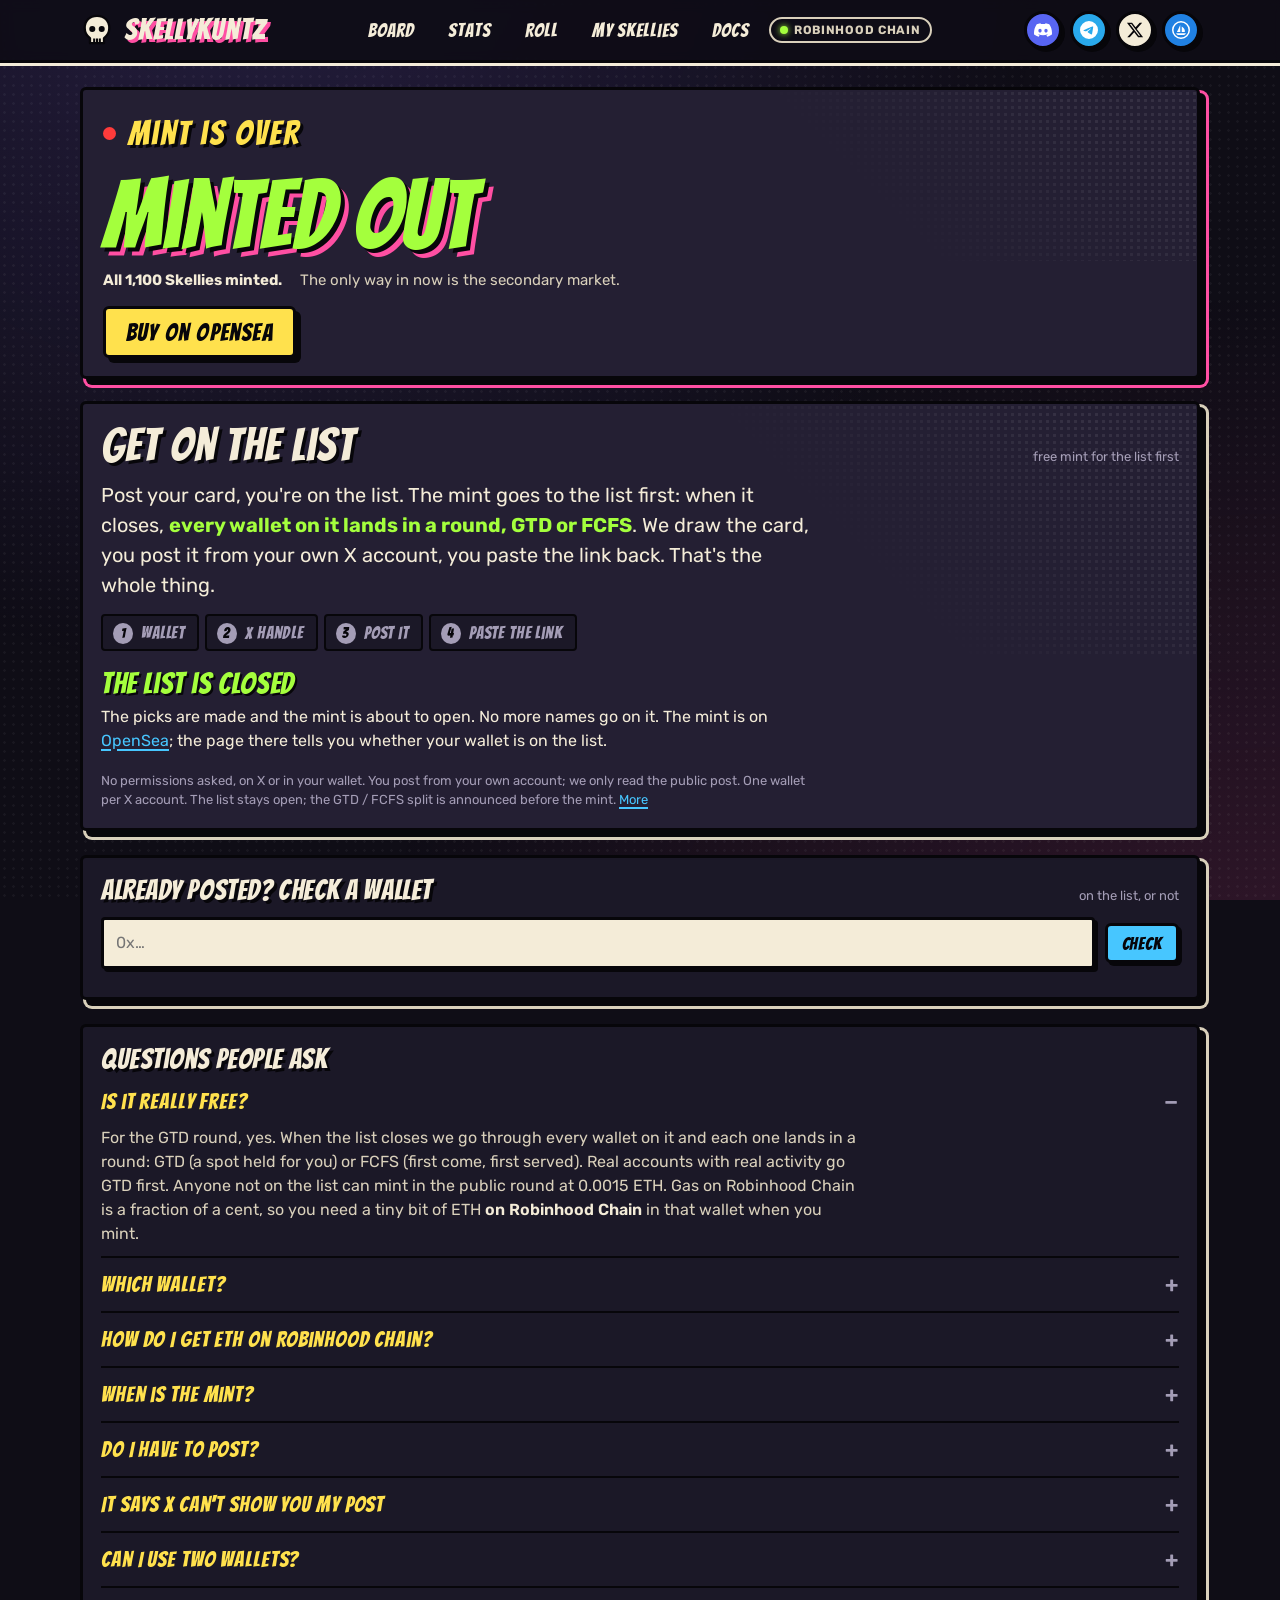
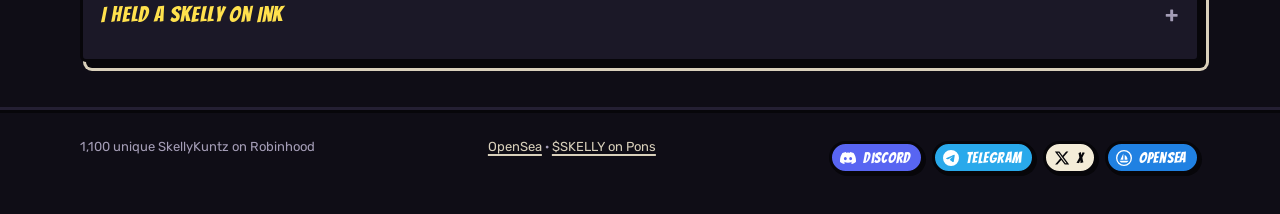
<file: list/index.html>
<!doctype html>
<html lang="en">
<head>
<meta charset="utf-8">
<meta name="viewport" content="width=device-width, initial-scale=1">
<title>SkellyKuntz — Get on the list</title>
<meta name="description" content="Post your card, you're on the list. Every wallet on it lands in a round, GTD or FCFS, when the list closes. Paste your wallet, type your X handle, post the card, paste the link.">
<meta property="og:type" content="website">
<meta property="og:site_name" content="SkellyKuntz">
<meta property="og:title" content="Get on the SkellyKuntz list">
<meta property="og:description" content="Post your card, you're on the list. Every wallet on it lands in a round, GTD or FCFS, when the list closes.">
<meta property="og:url" content="https://skellykuntz.com/list/">
<meta property="og:image" content="https://skellykuntz.com/img/og.png">
<meta property="og:image:width" content="1200">
<meta property="og:image:height" content="630">
<meta name="twitter:card" content="summary_large_image">
<meta name="twitter:site" content="@SkellyKuntz">
<meta name="twitter:title" content="Get on the SkellyKuntz list">
<meta name="twitter:description" content="Post your card, you're on the list. Every wallet on it lands in a round, GTD or FCFS, when the list closes.">
<meta name="twitter:image" content="https://skellykuntz.com/img/og.png">
<meta name="color-scheme" content="dark">
<link rel="icon" href="/img/favicon.svg" type="image/svg+xml">
<link rel="preconnect" href="https://fonts.googleapis.com">
<link rel="preconnect" href="https://fonts.gstatic.com" crossorigin>
<link href="https://fonts.googleapis.com/css2?family=Bangers&family=Rubik:wght@400;500;700&display=swap" rel="stylesheet">
<link rel="stylesheet" href="/css/skelly.css?v=20260918171116">
</head>
<body>

<main class="wrap" data-check="list-page">
  <div id="mint-countdown" class="mt" data-check="countdown"></div>
  <section class="panel lit halftone lst" id="lst" data-check="list">
    <div class="panel-head">
      <h2>Get on the list</h2>
      <span class="dim small" id="lst-sub">free mint for the list first</span>
    </div>
    <p class="lede lst-lede">Post your card, you're on the list. The mint goes to the list first: when it closes, <b>every wallet on it lands in a round, GTD or FCFS</b>. We draw the card, you post it from your own X account, you paste the link back. That's the whole thing.</p>
    <ol class="lst-steps" id="lst-steps" aria-label="Steps">
      <li>Wallet</li><li>X handle</li><li>Post it</li><li>Paste the link</li>
    </ol>
    <div class="lst-body" id="lst-body"></div>
    <p class="small dim lst-foot">No permissions asked, on X or in your wallet. You post from your own account; we only read the public post. One wallet per X account. The list stays open; the GTD / FCFS split is announced before the mint. <a href="/docs/#list">More</a></p>
  </section>

  <section class="panel mt lst hidden" id="pile" data-check="list-pile">
    <div class="panel-head">
      <h3>The list so far</h3>
      <span class="dim small" id="pile-sub">newest first</span>
    </div>
    <p class="pile-n"><b id="pile-n">—</b> <span id="pile-n-k">on the list</span> <span class="pile-open">· still open, no cap · GTD / FCFS decided at the close</span></p>
    <div class="pile" id="pile-names"></div>
    <p class="dim small hidden" id="pile-more"></p>
  </section>

  <section class="panel mt lst" id="check" data-check="list-check">
    <div class="panel-head">
      <h3>Already posted? Check a wallet</h3>
      <span class="dim small">on the list, or not</span>
    </div>
    <div id="lst-check"></div>
  </section>

  <section class="panel mt lst faq" id="faq" data-check="list-faq">
    <div class="panel-head"><h3>Questions people ask</h3></div>
    <details open><summary>Is it really free?</summary><p>For the GTD round, yes. When the list closes we go through every wallet on it and each one lands in a round: GTD (a spot held for you) or FCFS (first come, first served). Real accounts with real activity go GTD first. Anyone not on the list can mint in the public round at 0.0015 ETH. Gas on Robinhood Chain is a fraction of a cent, so you need a tiny bit of ETH <em>on Robinhood Chain</em> in that wallet when you mint.</p></details>
    <details><summary>Which wallet?</summary><p>Any normal Ethereum wallet: MetaMask, Rabby, Coinbase Wallet, Phantom's EVM side, a hardware wallet. Paste the address you'll mint with. It has to be the same wallet on mint day; the list is by address.</p></details>
    <details><summary>How do I get ETH on Robinhood Chain?</summary><p id="faq-bridge">Bridge a little ETH over from Ethereum or another chain. A dollar's worth covers gas for a very long time.</p></details>
    <details><summary>When is the mint?</summary><p>Soon. The date lands here and on the board as a countdown the moment it's set. Follow <a href="https://x.com/SkellyKuntz" target="_blank" rel="noopener">@SkellyKuntz</a>.</p></details>
    <details><summary>Do I have to post?</summary><p>Yes. The post is how we know the wallet belongs to a real person with a real X account. No permissions are asked: you post yourself, we only read the public post.</p></details>
    <details><summary>It says X can't show you my post</summary><p>X hides some accounts' posts from the tools we read with. Your link is saved and a person checks it by hand, usually within the day. Nothing else to do. If you'd rather not wait, turn off "mark media you post as sensitive" in X settings and post once more.</p></details>
    <details><summary>Can I use two wallets?</summary><p>One wallet per X account, one X account per wallet. Posting again with the same wallet just updates it.</p></details>
    <details><summary>I held a Skelly on Ink</summary><p>Complete the form we posted on X. Everyone who fills it gets their Skelly airdropped before the mint, to the wallet they gave, checked against the Ink holder snapshot. No form, no airdrop. You can still get on the list with the same wallet for a shot at another one.</p></details>
  </section>
</main>

<script src="/config.js?v=20260918171116"></script>
<script src="/js/ui.js?v=20260918171116"></script>
<script src="/js/list.js?v=20260918171116"></script>
</body>
</html>
</file>
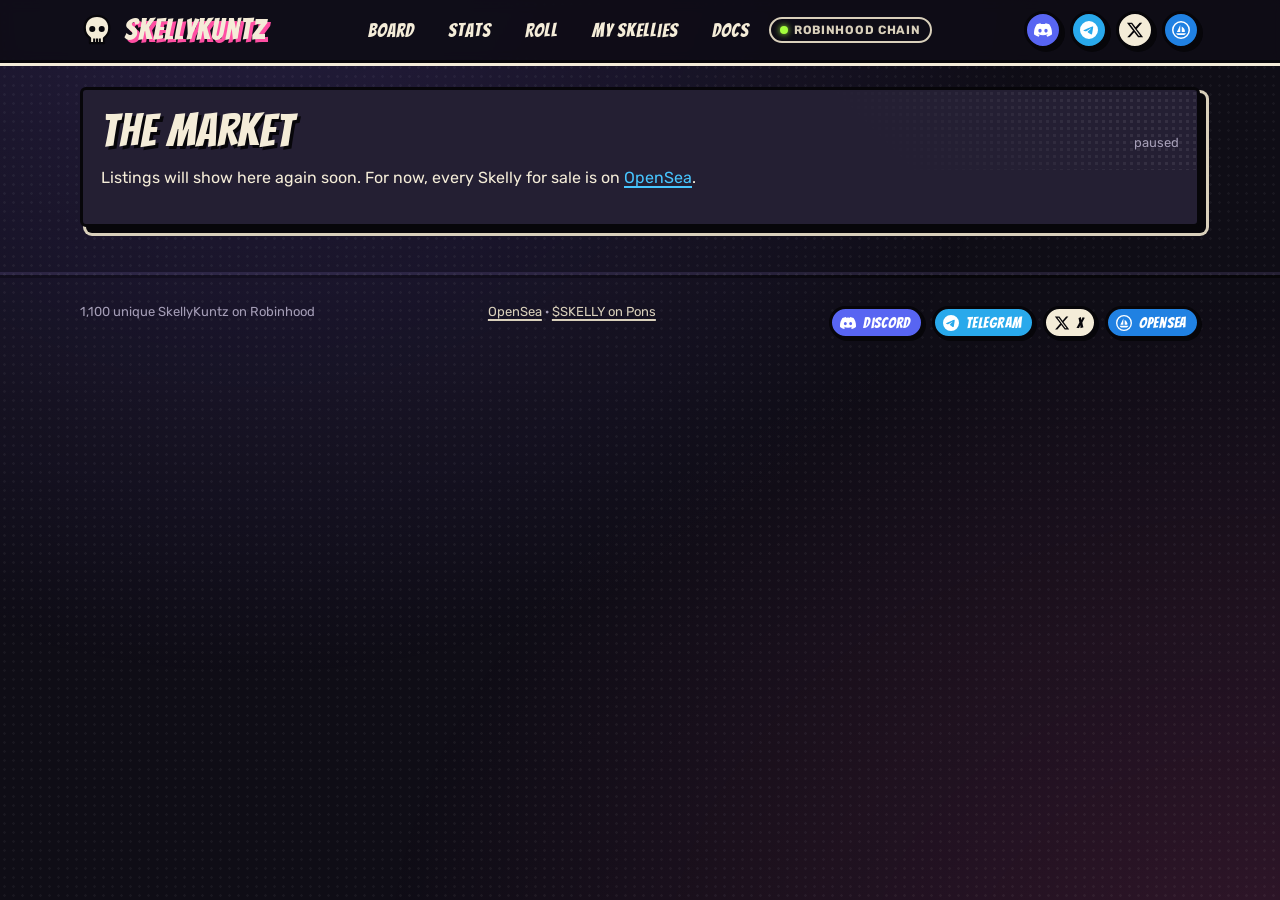
<file: market/index.html>
<!doctype html>
<html lang="en">
<head>
<meta charset="utf-8">
<meta name="viewport" content="width=device-width, initial-scale=1">
<title>SkellyKuntz — Market</title>
<meta name="description" content="Every Skelly listed on OpenSea, with what's inside it and whether it's awake, next to the price. Look any Skelly up by number.">
<meta property="og:type" content="website">
<meta property="og:site_name" content="SkellyKuntz">
<meta property="og:title" content="The Skelly market">
<meta property="og:description" content="Every listed Skelly with its on-chain state next to the price.">
<meta property="og:url" content="https://skellykuntz.com/market/">
<meta property="og:image" content="https://skellykuntz.com/img/og.png">
<meta property="og:image:width" content="1200">
<meta property="og:image:height" content="630">
<meta name="twitter:card" content="summary_large_image">
<meta name="twitter:site" content="@SkellyKuntz">
<meta name="twitter:title" content="The Skelly market">
<meta name="twitter:description" content="Every listed Skelly with its on-chain state next to the price.">
<meta name="twitter:image" content="https://skellykuntz.com/img/og.png">
<meta name="color-scheme" content="dark">
<link rel="icon" href="/img/favicon.svg" type="image/svg+xml">
<link rel="preconnect" href="https://fonts.googleapis.com">
<link rel="preconnect" href="https://fonts.gstatic.com" crossorigin>
<link href="https://fonts.googleapis.com/css2?family=Bangers&family=Rubik:wght@400;500;700&display=swap" rel="stylesheet">
<link rel="stylesheet" href="/css/skelly.css?v=20260918171116">
</head>
<body>

<main class="wrap" data-check="market-page">
  <section class="panel lit halftone mt">
    <div class="panel-head"><h2>The Market</h2><span class="dim small">paused</span></div>
    <p class="lede">Listings will show here again soon. For now, every Skelly for sale is on <a href="https://opensea.io/collection/skellykuntz" target="_blank" rel="noopener">OpenSea</a>.</p>
  </section>
</main>

<script src="/vendor/ethers.umd.min.js?v=20260918171116"></script>
<script src="/config.js?v=20260918171116"></script>
<script src="/js/abi.js?v=20260918171116"></script>
<script src="/js/ui.js?v=20260918171116"></script>
<script src="/js/rpc.js?v=20260918171116"></script>
<script src="/js/chain.js?v=20260918171116"></script>
<script src="/js/skcard.js?v=20260918171116"></script>
<script src="/js/market.js?v=20260918171116"></script>
</body>
</html>
</file>
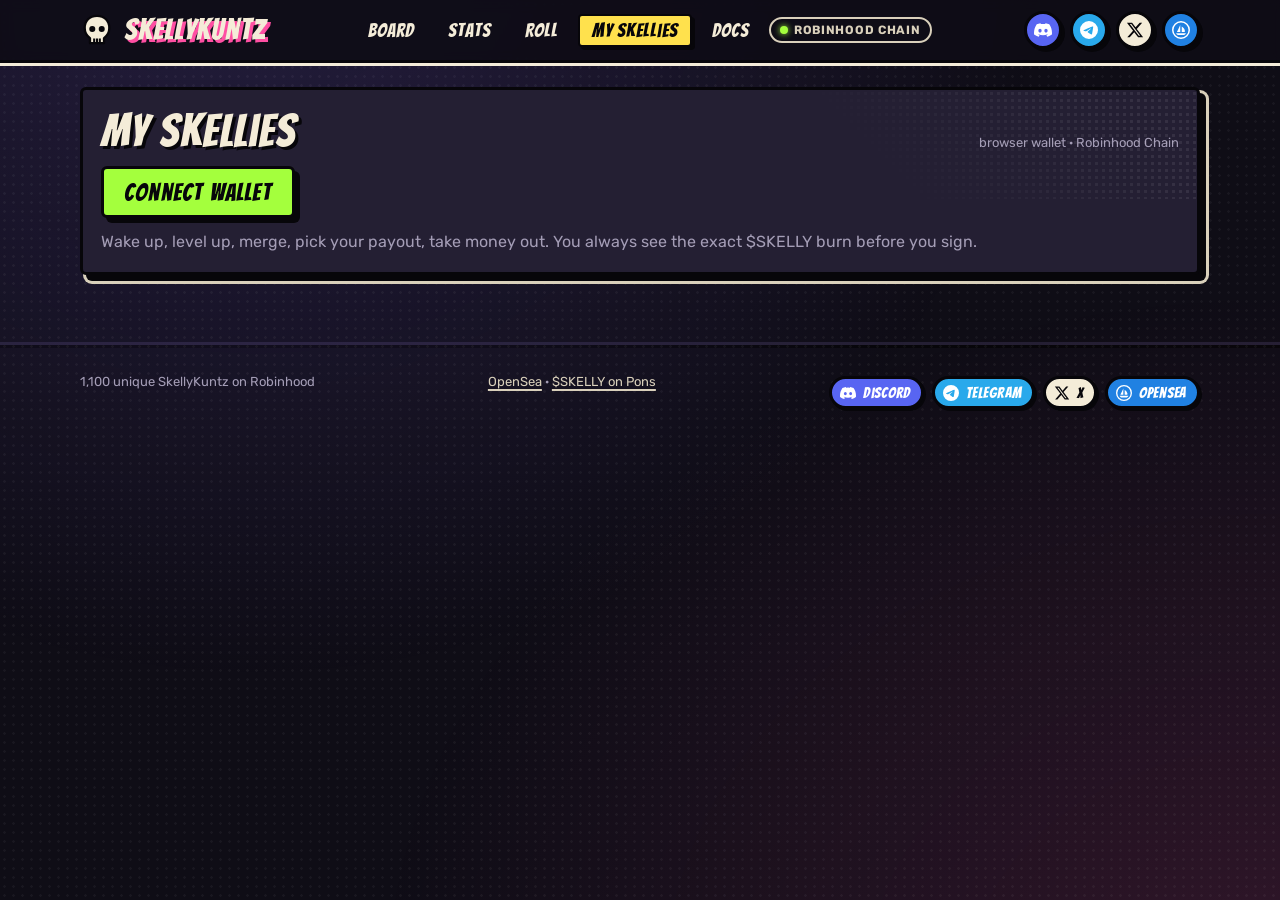
<file: my/index.html>
<!doctype html>
<html lang="en">
<head>
<meta charset="utf-8">
<meta name="viewport" content="width=device-width, initial-scale=1">
<title>SkellyKuntz — My Skellies</title>
<meta name="description" content="Connect a wallet to raise, ascend, absorb, set portions and unearth your SkellyKuntz holdings.">
<meta property="og:type" content="website">
<meta property="og:site_name" content="SkellyKuntz">
<meta property="og:title" content="My Skellies">
<meta property="og:description" content="Wake up, level up, merge, pick your payout, take money out.">
<meta property="og:url" content="https://skellykuntz.com/my/">
<meta property="og:image" content="https://skellykuntz.com/img/og.png">
<meta property="og:image:width" content="1200">
<meta property="og:image:height" content="630">
<meta name="twitter:card" content="summary_large_image">
<meta name="twitter:site" content="@SkellyKuntz">
<meta name="twitter:title" content="My Skellies">
<meta name="twitter:description" content="Wake up, level up, merge, pick your payout, take money out.">
<meta name="twitter:image" content="https://skellykuntz.com/img/og.png">
<meta name="color-scheme" content="dark">
<link rel="icon" href="/img/favicon.svg" type="image/svg+xml">
<link rel="preconnect" href="https://fonts.googleapis.com">
<link rel="preconnect" href="https://fonts.gstatic.com" crossorigin>
<link href="https://fonts.googleapis.com/css2?family=Bangers&family=Rubik:wght@400;500;700&display=swap" rel="stylesheet">
<link rel="stylesheet" href="/css/skelly.css?v=20260918171116">
</head>
<body>

<main class="wrap" data-check="my">
  <section class="panel lit halftone mt" data-check="connect" id="connect-panel">
    <div class="panel-head">
      <h2>My Skellies</h2>
      <span class="dim small">browser wallet · Robinhood Chain</span>
    </div>
    <div class="connect" id="connect">
      <button class="btn acid" id="btn-connect">Connect wallet</button>
      <span class="dim">Wake up, level up, merge, pick your payout, take money out. You always see the exact $SKELLY burn before you sign.</span>
    </div>
    <div class="connect hidden" id="connected">
      <span class="addr" id="addr">—</span>
      <span id="my-buy"></span>
      <button class="btn xs" id="btn-refresh">Refresh</button>
      <button class="btn xs ghost" id="btn-disconnect">Disconnect</button>
    </div>
    <div class="stat-row hidden" id="stats">
      <span>Skellies: <b id="s-count">—</b></span>
      <span>$SKELLY in wallet: <b id="s-bal">—</b></span>
      <span>$SKELLY approved to burn: <b id="s-allow">—</b></span>
      <span>ETH waiting for the next payout: <b id="s-owed">—</b></span>
    </div>
    <p class="launch-note hidden" id="launch-note">Wake up opens when $SKELLY launches.</p>
  </section>

  <div class="bulk hidden" id="bulk" data-check="bulk">
    <button class="btn sm acid" id="btn-wake-all">Wake all asleep</button>
    <button class="btn sm lemon" id="btn-level-all">Level all up</button>
    <button class="btn sm acid" id="btn-claim-all">Claim all</button>
    <button class="btn sm sky" id="btn-unearth-all">Take out all</button>
    <button class="btn sm pink" id="btn-absorb">Merge selected</button>
    <span class="dim small" id="sel-note">Tick 2 or 3 Skellies to merge. The first one you tick is the one that stays.</span>
  </div>

  <div class="skellies" id="skellies" data-check="list"></div>
  <p class="dim mt hidden" id="empty">No Skellies in this wallet yet. <a id="empty-mint" href="#">Mint one on OpenSea</a> or buy one on the secondary market. Whatever is inside comes with it.</p>
</main>

<script src="/vendor/ethers.umd.min.js?v=20260918171116"></script>
<script src="/config.js?v=20260918171116"></script>
<script src="/js/abi.js?v=20260918171116"></script>
<script src="/js/ui.js?v=20260918171116"></script>
<script src="/js/rpc.js?v=20260918171116"></script>
<script src="/js/chain.js?v=20260918171116"></script>
<script src="/js/token.js?v=20260918171116"></script>
<script src="/js/wallet.js?v=20260918171116"></script>
<script src="/js/mine.js?v=20260918171116"></script>
</body>
</html>
</file>
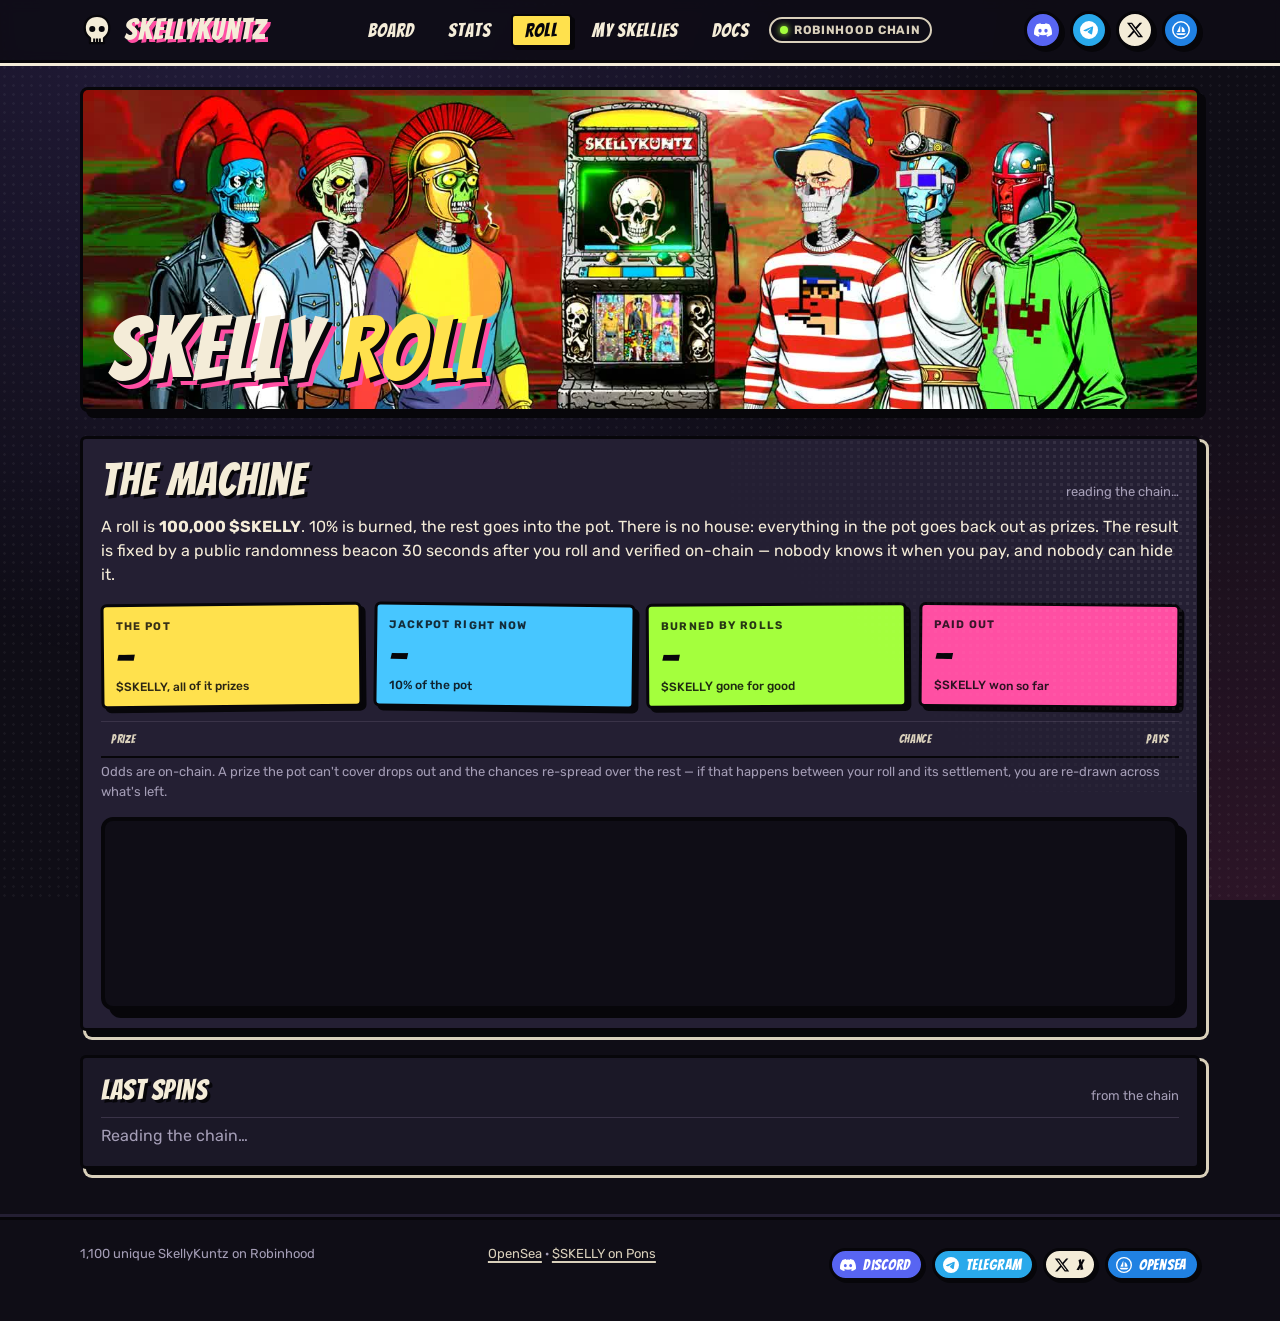
<file: roll/index.html>
<!doctype html>
<html lang="en">
<head>
<meta charset="utf-8">
<meta name="viewport" content="width=device-width, initial-scale=1">
<title>SkellyKuntz — Skelly Roll</title>
<meta name="description" content="Skelly Roll: 100,000 $SKELLY a roll, 10% burned, the rest is the pot. Bones, big bones, the motherlode or the jackpot — the beacon decides, on-chain.">
<meta property="og:type" content="website">
<meta property="og:site_name" content="SkellyKuntz">
<meta property="og:title" content="Skelly Roll">
<meta property="og:description" content="100,000 $SKELLY a roll. 10% burned. The rest is the pot. The beacon decides.">
<meta property="og:url" content="https://skellykuntz.com/roll/">
<meta property="og:image" content="https://skellykuntz.com/img/og.png">
<meta property="og:image:width" content="1200">
<meta property="og:image:height" content="630">
<meta name="twitter:card" content="summary_large_image">
<meta name="twitter:site" content="@SkellyKuntz">
<meta name="twitter:title" content="Skelly Roll">
<meta name="twitter:description" content="100,000 $SKELLY a roll. 10% burned. The rest is the pot. The beacon decides.">
<meta name="twitter:image" content="https://skellykuntz.com/img/og.png">
<meta name="color-scheme" content="dark">
<link rel="icon" href="/img/favicon.svg" type="image/svg+xml">
<link rel="preconnect" href="https://fonts.googleapis.com">
<link rel="preconnect" href="https://fonts.gstatic.com" crossorigin>
<link href="https://fonts.googleapis.com/css2?family=Bangers&family=Rubik:wght@400;500;700&display=swap" rel="stylesheet">
<link rel="stylesheet" href="/css/skelly.css?v=20260918171116">
</head>
<body>

<main class="wrap" data-check="roll-page">
  <div class="rl-hero mt">
    <video autoplay muted loop playsinline poster="/roll/machine-poster.jpg" aria-label="Skeletons around a slot machine"><source src="/roll/machine.mp4" type="video/mp4"></video>
    <h1 class="rl-title">Skelly <span style="color:var(--lemon)">Roll</span></h1>
  </div>

  <section class="panel lit halftone mt" data-check="roll">
    <div class="panel-head">
      <h2>The machine</h2>
      <span class="dim small" id="rl-state">reading the chain…</span>
    </div>
    <p class="lede">A roll is <b>100,000 $SKELLY</b>. 10% is burned, the rest goes into the pot. There is no house: everything in the pot goes back out as prizes. The result is fixed by a public randomness beacon 30 seconds after you roll and verified on-chain — nobody knows it when you pay, and nobody can hide it.</p>

    <div class="rl-tiles">
      <div class="tile"><span class="k">The pot</span><span class="v" id="rl-pot">—</span><span class="u">$SKELLY, all of it prizes</span></div>
      <div class="tile"><span class="k">Jackpot right now</span><span class="v" id="rl-jack">—</span><span class="u">10% of the pot</span></div>
      <div class="tile"><span class="k">Burned by rolls</span><span class="v" id="rl-burned">—</span><span class="u">$SKELLY gone for good</span></div>
      <div class="tile"><span class="k">Paid out</span><span class="v" id="rl-paid">—</span><span class="u">$SKELLY won so far</span></div>
    </div>

    <table class="rl-odds" id="rl-odds" aria-label="Odds">
      <thead><tr><th>Prize</th><th class="n">Chance</th><th class="n">Pays</th></tr></thead>
      <tbody></tbody>
    </table>
    <p class="small dim">Odds are on-chain. A prize the pot can't cover drops out and the chances re-spread over the rest — if that happens between your roll and its settlement, you are re-drawn across what's left.</p>

    <div class="rl-machine">
      <div class="rl-reels" id="rl-reels" aria-live="polite"></div>
      <div class="rl-buttons" id="rl-buttons"></div>
      <p class="rl-status small" id="rl-status"></p>
    </div>
  </section>

  <section class="panel mt" data-check="roll-feed">
    <div class="panel-head"><h3>Last spins</h3><span class="dim small">from the chain</span></div>
    <ul class="rl-feed" id="rl-feed"><li><span class="dim">Reading the chain…</span></li></ul>
  </section>
</main>

<script src="/vendor/ethers.umd.min.js?v=20260918171116"></script>
<script src="/config.js?v=20260918171116"></script>
<script src="/js/abi.js?v=20260918171116"></script>
<script src="/js/ui.js?v=20260918171116"></script>
<script src="/js/rpc.js?v=20260918171116"></script>
<script src="/js/wallet.js?v=20260918171116"></script>
<script src="/js/token.js?v=20260918171116"></script>
<script src="/js/roll.js?v=20260918171116"></script>
</body>
</html>
</file>
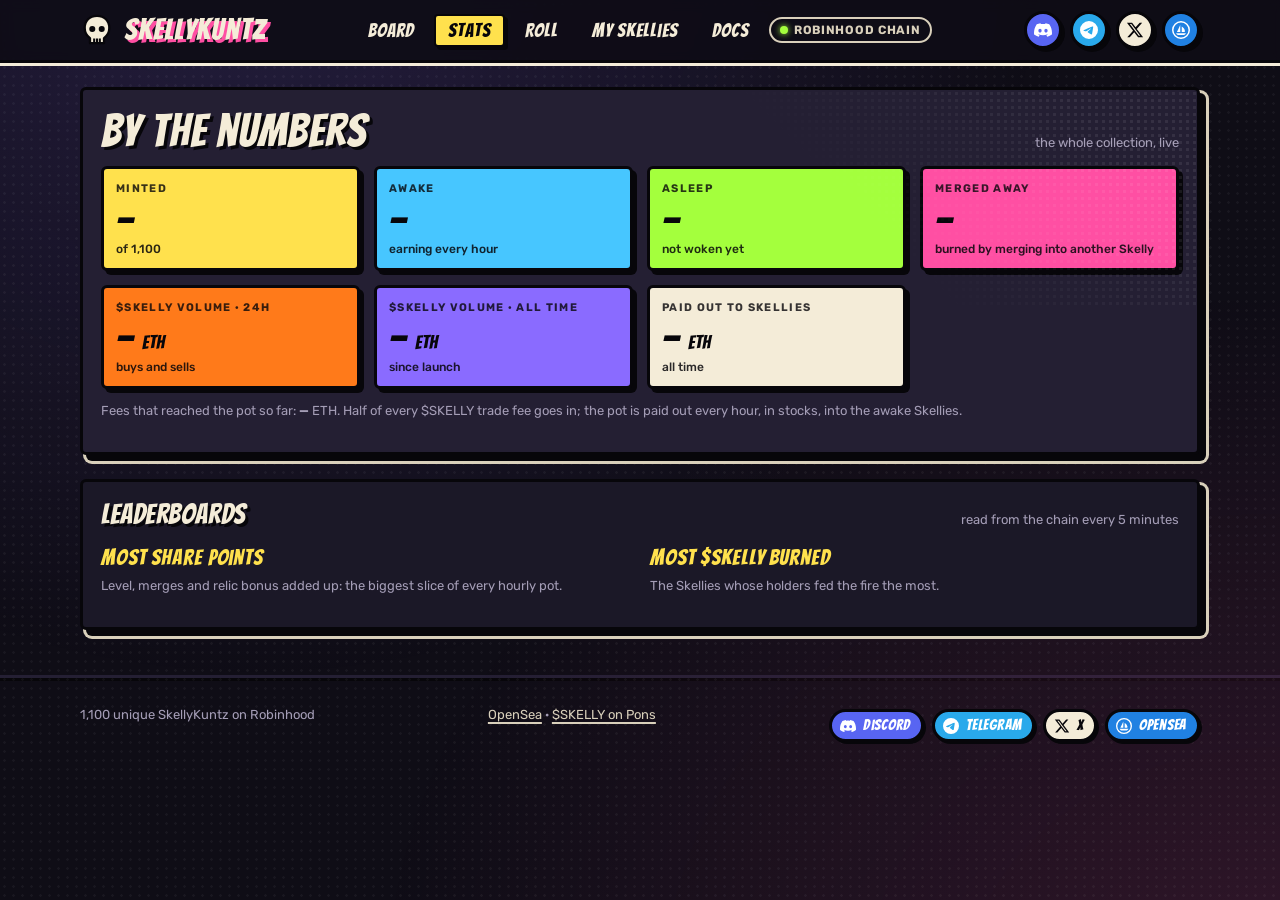
<file: stats/index.html>
<!doctype html>
<html lang="en">
<head>
<meta charset="utf-8">
<meta name="viewport" content="width=device-width, initial-scale=1">
<title>SkellyKuntz — Stats</title>
<meta name="description" content="SkellyKuntz by the numbers: minted, awake, asleep, listed, merged away, $SKELLY volume and everything paid out to Skellies so far.">
<meta property="og:type" content="website">
<meta property="og:site_name" content="SkellyKuntz">
<meta property="og:title" content="SkellyKuntz stats">
<meta property="og:description" content="Minted, awake, asleep, listed, merged away, $SKELLY volume and everything paid out so far.">
<meta property="og:url" content="https://skellykuntz.com/stats/">
<meta property="og:image" content="https://skellykuntz.com/img/og.png">
<meta property="og:image:width" content="1200">
<meta property="og:image:height" content="630">
<meta name="twitter:card" content="summary_large_image">
<meta name="twitter:site" content="@SkellyKuntz">
<meta name="twitter:title" content="SkellyKuntz stats">
<meta name="twitter:description" content="Minted, awake, asleep, listed, merged away, $SKELLY volume and everything paid out so far.">
<meta name="twitter:image" content="https://skellykuntz.com/img/og.png">
<meta name="color-scheme" content="dark">
<link rel="icon" href="/img/favicon.svg" type="image/svg+xml">
<link rel="preconnect" href="https://fonts.googleapis.com">
<link rel="preconnect" href="https://fonts.gstatic.com" crossorigin>
<link href="https://fonts.googleapis.com/css2?family=Bangers&family=Rubik:wght@400;500;700&display=swap" rel="stylesheet">
<link rel="stylesheet" href="/css/skelly.css?v=20260918171116">
</head>
<body>

<main class="wrap" data-check="stats-page">
  <div id="token-panel" class="mt" data-check="token"></div>

  <section class="panel lit halftone mt" data-check="stats">
    <div class="panel-head">
      <h2>By the numbers</h2>
      <span class="dim small">the whole collection, live</span>
    </div>
    <div class="stat-tiles">
      <div class="tile"><span class="k">Minted</span><span class="v" id="st-minted">—</span><span class="u" id="st-minted-u">of 1,100</span></div>
      <div class="tile"><span class="k">Awake</span><span class="v" id="st-awake">—</span><span class="u">earning every hour</span></div>
      <div class="tile"><span class="k">Asleep</span><span class="v" id="st-asleep">—</span><span class="u">not woken yet</span></div>
      <div class="tile"><span class="k">Merged away</span><span class="v" id="st-merged">—</span><span class="u">burned by merging into another Skelly</span></div>
      <div class="tile"><span class="k">$SKELLY volume · 24h</span><span class="v"><span id="st-vol24">—</span> <small>ETH</small></span><span class="u" id="st-vol-u">buys and sells</span></div>
      <div class="tile"><span class="k">$SKELLY volume · all time</span><span class="v"><span id="st-volall">—</span> <small>ETH</small></span><span class="u">since launch</span></div>
      <div class="tile"><span class="k">Paid out to Skellies</span><span class="v"><span id="st-paid">—</span> <small>ETH</small></span><span class="u" id="st-paid-u">all time</span></div>
    </div>
    <p class="stat-note" id="st-note"></p>
    <p class="small dim">Fees that reached the pot so far: <b id="st-gathered">—</b> ETH. Half of every $SKELLY trade fee goes in; the pot is paid out every hour, in stocks, into the awake Skellies.</p>
  </section>

  <section class="panel mt" data-check="stats-leaders">
    <div class="panel-head">
      <h3>Leaderboards</h3>
      <span class="dim small">read from the chain every 5 minutes</span>
    </div>
    <div class="leaders">
      <div><h4>Most share points</h4><p class="small dim">Level, merges and relic bonus added up: the biggest slice of every hourly pot.</p><ol class="lb" id="lb-power"></ol></div>
      <div><h4>Most $SKELLY burned</h4><p class="small dim">The Skellies whose holders fed the fire the most.</p><ol class="lb" id="lb-burned"></ol></div>
    </div>
  </section>

  <section class="panel mt" data-check="stats-listed" hidden>
    <div class="panel-head">
      <h3>Listed right now</h3>
      <span class="dim small">tap one to see what's inside it</span>
    </div>
    <div class="mk-grid" id="st-listed-grid"></div>
  </section>
</main>

<script src="/vendor/ethers.umd.min.js?v=20260918171116"></script>
<script src="/config.js?v=20260918171116"></script>
<script src="/js/abi.js?v=20260918171116"></script>
<script src="/js/ui.js?v=20260918171116"></script>
<script src="/js/rpc.js?v=20260918171116"></script>
<script src="/js/chain.js?v=20260918171116"></script>
<script src="/js/skcard.js?v=20260918171116"></script>
<script src="/js/wallet.js?v=20260918171116"></script>
<script src="/js/token.js?v=20260918171116"></script>
<script src="/js/stats.js?v=20260918171116"></script>
</body>
</html>
</file>
<file: css/skelly.css>
/* SkellyKuntz — comic ink on a dark ground. */

:root {
  --ink: #0f0d16;
  --ink-2: #17142200;
  --panel: #1b1827;
  --panel-2: #241f33;
  --line: #07060a;
  --bone: #f4ecd8;
  --bone-2: #d9d0bb;
  --muted: #a49db6;
  --acid: #a4ff3d;
  --pink: #ff4fa3;
  --sky: #47c6ff;
  --lemon: #ffe14d;
  --tangerine: #ff7a1a;
  --blood: #ff3b3b;
  --violet: #8a6bff;
  --display: 'Bangers', 'Impact', 'Arial Narrow Bold', 'Helvetica Neue', sans-serif;
  --text: 'Rubik', 'Segoe UI', 'Helvetica Neue', Arial, sans-serif;
  --gutter: clamp(16px, 4vw, 40px);
  --maxw: 1200px;
  --radius: 6px;
}

* { box-sizing: border-box; }
html { -webkit-text-size-adjust: 100%; scroll-behavior: smooth; }
body {
  margin: 0;
  background: var(--ink);
  color: var(--bone);
  font: 16px/1.5 var(--text);
  min-width: 320px;
  overflow-x: hidden;
}
body::before {
  /* halftone haze over the whole ground */
  content: '';
  position: fixed;
  inset: 0;
  pointer-events: none;
  background:
    radial-gradient(circle at 50% 50%, rgba(255,255,255,.045) 1px, transparent 1.6px) 0 0 / 9px 9px,
    radial-gradient(ellipse at 20% -10%, rgba(138,107,255,.18), transparent 55%),
    radial-gradient(ellipse at 100% 110%, rgba(255,79,163,.14), transparent 50%);
  z-index: 0;
}
a { color: var(--sky); text-decoration-thickness: 2px; text-underline-offset: 3px; }
a:hover { color: var(--lemon); }
img { max-width: 100%; display: block; }
button { font: inherit; }
code, .mono { font-family: ui-monospace, 'SF Mono', Menlo, Consolas, monospace; font-size: .92em; }
h1, h2, h3 { font-family: var(--display); font-weight: 400; letter-spacing: .02em; margin: 0; line-height: 1; }
h2 { font-size: clamp(30px, 4.6vw, 46px); }
h3 { font-size: clamp(22px, 3vw, 28px); }
p { margin: 0 0 1em; }
.hidden { display: none !important; }
.wrap { width: 100%; max-width: var(--maxw); margin: 0 auto; padding-inline: var(--gutter); position: relative; z-index: 1; }
.dim { color: var(--muted); }
.small { font-size: 13px; }
.nowrap { white-space: nowrap; }
.right { text-align: right; }
.mt { margin-top: 24px; }

/* ------------------------------------------------------------ top bar */
.top {
  position: sticky; top: 0; z-index: 50;
  background: rgba(15,13,22,.92);
  backdrop-filter: blur(6px);
  border-bottom: 3px solid var(--line);
  box-shadow: 0 3px 0 var(--bone);
}
.top-in {
  display: flex; align-items: center; justify-content: space-between; gap: 10px 18px; flex-wrap: wrap;
  min-height: 60px; padding-block: 8px;
}
.brand {
  font-family: var(--display); font-size: 30px; line-height: 1; color: var(--bone); text-decoration: none;
  display: inline-flex; align-items: center; gap: 10px; letter-spacing: .03em;
  text-shadow: 3px 3px 0 var(--pink);
}
.brand svg { width: 34px; height: 34px; flex: none; }
.brand:hover { color: var(--bone); }
.nav { display: flex; gap: 6px; flex-wrap: wrap; align-items: center; }
.nav a {
  font-family: var(--display); font-size: 19px; letter-spacing: .05em; text-decoration: none;
  color: var(--bone); padding: 5px 12px; border: 2px solid transparent; border-radius: 4px; line-height: 1;
}
.nav a:hover { border-color: var(--bone); }
.nav a.on { background: var(--lemon); color: var(--line); border-color: var(--line); box-shadow: 3px 3px 0 var(--line); }
.pill {
  display: inline-flex; align-items: center; gap: 6px; font-size: 12px; font-weight: 700; letter-spacing: .06em; text-transform: uppercase;
  padding: 4px 9px; border: 2px solid var(--bone-2); border-radius: 999px; color: var(--bone-2); line-height: 1.2; white-space: nowrap;
}
.pill.mock { border-color: var(--tangerine); color: var(--tangerine); }
.pill .dot { width: 8px; height: 8px; border-radius: 50%; background: var(--acid); box-shadow: 0 0 6px var(--acid); }
.pill.off .dot { background: var(--blood); box-shadow: none; }

/* ------------------------------------------------------------ banner */
.banner {
  /* good news, so the good-news colour (acid), not a warning orange */
  background: var(--acid); color: var(--line); border-bottom: 3px solid var(--line);
  font-weight: 500;
}
.banner .wrap { display: flex; gap: 8px 16px; align-items: center; flex-wrap: wrap; padding-block: 10px; }
.banner b { font-family: var(--display); font-size: 20px; letter-spacing: .04em; font-weight: 400; }
.banner a { color: var(--line); font-weight: 700; }

/* ------------------------------------------------------------ hero */
.hero { padding-block: clamp(24px, 4vw, 44px) 8px; }
.hero-grid { display: grid; grid-template-columns: minmax(0, 1fr); gap: 24px; align-items: center; }

.hero h1 {
  font-size: clamp(56px, 10vw, 112px);
  line-height: .9; letter-spacing: .01em;
  color: var(--bone);
  text-shadow: 4px 4px 0 var(--line), 8px 8px 0 var(--pink);
  transform: rotate(-2deg);
  transform-origin: left bottom;
  margin: 0 0 14px 6px;
}
.hero h1 span { color: var(--lemon); }
.hero .lede { font-size: clamp(18px, 2.2vw, 22px); max-width: 560px; margin-bottom: 10px; }
.hero .lede b { color: var(--acid); }
.sub { color: var(--muted); max-width: 560px; }

.strip {
  display: flex; gap: 12px; overflow-x: auto; padding: 18px 6px 22px; scroll-snap-type: x mandatory;
  -webkit-overflow-scrolling: touch; scrollbar-width: none;
}
.strip::-webkit-scrollbar { display: none; }
.strip .card { flex: 0 0 auto; width: 150px; scroll-snap-align: start; }
.card {
  position: relative; background: var(--bone);
  border: 3px solid var(--line); border-radius: var(--radius);
  box-shadow: 5px 5px 0 var(--line), 5px 5px 0 3px var(--bone);
  overflow: hidden;
}
.card img { width: 100%; height: auto; aspect-ratio: 36 / 50; object-fit: cover; background: #2b2740; }
.strip .card:nth-child(odd) { transform: rotate(-2.5deg); }
.strip .card:nth-child(even) { transform: rotate(2deg) translateY(6px); }
.card .tag {
  position: absolute; left: -3px; bottom: -3px; background: var(--lemon); color: var(--line);
  font-family: var(--display); font-size: 17px; padding: 3px 10px 2px; border: 3px solid var(--line); border-radius: 0 6px 0 0; letter-spacing: .04em;
}
.card .tag.relic { background: var(--pink); }

/* ------------------------------------------------------------ panels & tiles */
.panel {
  position: relative; background: var(--panel); border: 3px solid var(--line); border-radius: var(--radius);
  box-shadow: 6px 6px 0 var(--line), 6px 6px 0 3px var(--bone-2);
  padding: 18px;
}
.panel.lit { background: var(--panel-2); }
.panel-head { display: flex; align-items: baseline; justify-content: space-between; gap: 10px 16px; flex-wrap: wrap; margin-bottom: 12px; }
.panel-head h2, .panel-head h3 { text-shadow: 3px 3px 0 var(--line); }
.halftone::after {
  content: ''; position: absolute; right: 0; top: 0; width: 42%; height: 60%; pointer-events: none;
  background: radial-gradient(circle, rgba(255,255,255,.08) 1.4px, transparent 1.8px) 0 0 / 7px 7px;
  -webkit-mask-image: linear-gradient(225deg, #000 20%, transparent 70%);
  mask-image: linear-gradient(225deg, #000 20%, transparent 70%);
}

.board { margin-top: 10px; }
.tiles { display: grid; grid-template-columns: repeat(2, minmax(0, 1fr)); gap: 14px; }
@media (min-width: 720px) { .tiles { grid-template-columns: repeat(3, minmax(0, 1fr)); } }
@media (min-width: 1100px) { .tiles { grid-template-columns: repeat(6, minmax(0, 1fr)); } }
.tile {
  background: var(--lemon); color: var(--line); border: 3px solid var(--line); border-radius: var(--radius);
  box-shadow: 4px 4px 0 var(--line); padding: 12px 12px 10px; min-width: 0; display: flex; flex-direction: column; gap: 4px;
  transform: rotate(-.6deg);
}
.tile:nth-child(2) { background: var(--sky); transform: rotate(.7deg); }
.tile:nth-child(3) { background: var(--acid); transform: rotate(-.4deg); }
.tile:nth-child(4) { background: var(--pink); transform: rotate(.5deg); }
.tile:nth-child(5) { background: var(--tangerine); transform: rotate(-.7deg); }
.tile:nth-child(6) { background: var(--violet); transform: rotate(.4deg); }
.tile .k { font-size: 11px; font-weight: 700; letter-spacing: .12em; text-transform: uppercase; opacity: .8; }
.tile .v { font-family: var(--display); font-size: clamp(26px, 3vw, 34px); line-height: 1; letter-spacing: .02em; overflow-wrap: anywhere; }
.tile .u { font-size: 12px; font-weight: 500; opacity: .85; overflow-wrap: anywhere; }
.board-foot { display: flex; gap: 6px 18px; flex-wrap: wrap; margin-top: 12px; font-size: 13px; color: var(--muted); }

/* ------------------------------------------------------------ buttons */
.btn {
  display: inline-flex; align-items: center; justify-content: center; gap: 8px; cursor: pointer; text-decoration: none;
  font-family: var(--display); font-size: 24px; letter-spacing: .05em; line-height: 1;
  color: var(--line); background: var(--bone); border: 3px solid var(--line); border-radius: var(--radius);
  padding: 12px 20px 10px; box-shadow: 5px 5px 0 var(--line); transition: transform .08s, box-shadow .08s;
  min-height: 52px; user-select: none; -webkit-user-select: none;
}
.btn:hover { transform: translate(-2px, -2px); box-shadow: 7px 7px 0 var(--line); color: var(--line); }
.btn:active { transform: translate(3px, 3px); box-shadow: 2px 2px 0 var(--line); }
.btn:disabled, .btn[aria-disabled="true"] { opacity: .5; cursor: not-allowed; transform: none; box-shadow: 5px 5px 0 var(--line); }
.btn.acid { background: var(--acid); }
.btn.pink { background: var(--pink); }
.btn.sky { background: var(--sky); }
.btn.lemon { background: var(--lemon); }
.btn.ghost { background: transparent; color: var(--bone); border-color: var(--bone); box-shadow: 4px 4px 0 var(--bone); }
.btn.ghost:hover { color: var(--bone); box-shadow: 6px 6px 0 var(--bone); }
.btn.sm { font-size: 18px; padding: 8px 14px 6px; min-height: 40px; box-shadow: 3px 3px 0 var(--line); }
.btn.sm:hover { box-shadow: 5px 5px 0 var(--line); }
.btn.sm:active { box-shadow: 1px 1px 0 var(--line); }
.btn.xs { font-family: var(--text); font-weight: 700; font-size: 13px; letter-spacing: .04em; padding: 6px 10px; min-height: 32px; box-shadow: 2px 2px 0 var(--line); }
.btn.xs:hover { box-shadow: 3px 3px 0 var(--line); }

.ctas { display: grid; grid-template-columns: 1fr; gap: 14px; margin-top: 28px; }
@media (min-width: 640px) { .ctas { grid-template-columns: repeat(3, minmax(0, 1fr)); } }
.cta { flex-direction: column; align-items: flex-start; text-align: left; padding: 16px 18px 14px; gap: 4px; }
.cta .big { font-size: clamp(28px, 3.4vw, 40px); }
.cta .why { font-family: var(--text); font-size: 13px; font-weight: 500; letter-spacing: 0; opacity: .8; }

/* ------------------------------------------------------------ sections */
.section { padding-block: 36px 8px; }
.section h2 { margin-bottom: 14px; text-shadow: 3px 3px 0 var(--line); }
.steps { display: grid; grid-template-columns: 1fr; gap: 14px; counter-reset: step; }
@media (min-width: 720px) { .steps { grid-template-columns: repeat(4, minmax(0, 1fr)); } }
.step { padding: 18px 16px 14px 18px; }
.step h3 { padding-left: 20px; }
.step::before {
  counter-increment: step; content: counter(step);
  position: absolute; top: -14px; left: -12px; width: 36px; height: 36px; border-radius: 50%;
  background: var(--pink); color: var(--line); border: 3px solid var(--line); font-family: var(--display); font-size: 22px;
  display: grid; place-items: center; box-shadow: 3px 3px 0 var(--line);
}
.step h3 { margin-bottom: 6px; }
.step p { margin: 0; color: var(--bone-2); font-size: 15px; }

.foot { margin-top: 48px; padding-block: 24px 40px; border-top: 3px solid var(--line); box-shadow: 0 -3px 0 var(--panel-2); color: var(--muted); font-size: 13px; }
.foot .wrap { display: flex; flex-wrap: wrap; gap: 8px 20px; justify-content: space-between; }
.foot a { color: var(--bone-2); }

/* ------------------------------------------------------------ tables */
.table-wrap { overflow-x: auto; }
table { border-collapse: collapse; width: 100%; font-size: 15px; }
th, td { text-align: left; padding: 9px 10px; border-bottom: 2px solid var(--line); vertical-align: top; }
th { font-family: var(--display); font-weight: 400; font-size: 18px; letter-spacing: .05em; color: var(--lemon); }
td.num, th.num { text-align: right; font-variant-numeric: tabular-nums; }
tr:last-child td { border-bottom: 0; }

/* ------------------------------------------------------------ docs */
.docs { display: grid; grid-template-columns: 1fr; gap: 28px; padding-top: 28px; }
.docs { grid-template-columns: minmax(0, 1fr); }
@media (min-width: 900px) { .docs { grid-template-columns: 220px minmax(0, 1fr); align-items: start; } }
.toc { position: sticky; top: 84px; display: none; }
@media (min-width: 900px) { .toc { display: block; } }
.toc a { display: block; text-decoration: none; color: var(--bone-2); padding: 5px 0; font-weight: 500; border-left: 3px solid var(--panel-2); padding-left: 12px; }
.toc a:hover { color: var(--lemon); border-color: var(--lemon); }
.doc { display: grid; gap: 28px; min-width: 0; }
.doc section { scroll-margin-top: 90px; min-width: 0; overflow-wrap: anywhere; }
.doc h2 { margin-bottom: 12px; }
.doc p, .doc li { color: var(--bone-2); }
.doc ul { padding-left: 20px; }
.doc .warn { background: var(--panel-2); border-left: 6px solid var(--blood); padding: 12px 14px; margin: 12px 0; }
.doc .warn b { color: var(--blood); }
.relics { display: grid; grid-template-columns: repeat(auto-fill, minmax(120px, 1fr)); gap: 12px; }
.relics .card { transform: none; }
.flow { display: grid; grid-template-columns: 1fr; gap: 10px; align-items: stretch; }
@media (min-width: 720px) { .flow { grid-template-columns: repeat(4, minmax(0, 1fr)); } }
.flow .node { background: var(--panel-2); border: 3px solid var(--line); border-radius: var(--radius); padding: 12px; box-shadow: 4px 4px 0 var(--line); position: relative; }
.flow .node b { display: block; font-family: var(--display); font-size: 22px; letter-spacing: .04em; font-weight: 400; color: var(--lemon); }
.flow .node span { font-size: 14px; color: var(--bone-2); }
.flow .node.big { background: var(--acid); color: var(--line); }
.flow .node.big b, .flow .node.big span { color: var(--line); }
.flow .node.side { background: var(--panel); }
.flow .node.side b { color: var(--muted); }
.bar { display: flex; height: 26px; border: 3px solid var(--line); border-radius: var(--radius); overflow: hidden; box-shadow: 4px 4px 0 var(--line); margin: 10px 0 4px; }
.bar .a { flex: 1; background: var(--acid); display: grid; place-items: center; font-family: var(--display); color: var(--line); font-size: 17px; }
.bar .b { flex: 1; background: var(--sky); display: grid; place-items: center; font-family: var(--display); color: var(--line); font-size: 17px; }

/* ------------------------------------------------------------ my page */
.connect { display: flex; align-items: center; gap: 12px 16px; flex-wrap: wrap; }
.addr { font-family: ui-monospace, Menlo, Consolas, monospace; font-size: 14px; background: var(--panel-2); padding: 6px 10px; border: 2px solid var(--line); border-radius: 4px; max-width: 100%; overflow-wrap: anywhere; }
.stat-row { display: flex; gap: 8px 22px; flex-wrap: wrap; margin-top: 10px; font-size: 14px; color: var(--muted); }
.stat-row b { color: var(--bone); font-weight: 600; }
.skellies { display: grid; grid-template-columns: 1fr; gap: 18px; margin-top: 22px; }
@media (min-width: 760px) { .skellies { grid-template-columns: repeat(2, minmax(0, 1fr)); } }
@media (min-width: 1150px) { .skellies { grid-template-columns: repeat(3, minmax(0, 1fr)); } }
.sk { display: grid; grid-template-columns: 100px minmax(0, 1fr); gap: 12px; padding: 14px; }
.sk .card { transform: rotate(-2deg); align-self: start; overflow: hidden; }
.sk .card img { display: block; }
.sk .card .tag { font-size: 14px; padding: 2px 8px 1px; }
.sk .title { display: flex; align-items: center; gap: 8px; flex-wrap: wrap; }
.sk .title h3 { font-size: 26px; text-shadow: 2px 2px 0 var(--line); }
.badge { font-size: 11px; font-weight: 700; letter-spacing: .08em; text-transform: uppercase; padding: 3px 7px; border-radius: 4px; border: 2px solid var(--line); background: var(--panel-2); color: var(--bone-2); }
.badge.raised { background: var(--acid); color: var(--line); }
.badge.rest { background: var(--muted); color: var(--line); }
.badge.relic { background: var(--pink); color: var(--line); }
.badge.souls { background: var(--violet); color: var(--line); }
.kv { display: grid; grid-template-columns: auto minmax(0, 1fr); gap: 3px 8px; font-size: 13px; margin-top: 8px; }
.kv dt { color: var(--muted); }
.kv dt.full { grid-column: 1 / -1; margin-top: 4px; }
.kv dd { margin: 0; font-weight: 500; text-align: right; white-space: nowrap; }
.kv dd.wrap { grid-column: 1 / -1; text-align: left; white-space: normal; overflow-wrap: anywhere; margin-top: -2px; }
.actions { display: flex; gap: 8px; flex-wrap: wrap; margin-top: 12px; grid-column: 1 / -1; }
.hold { grid-column: 1 / -1; margin-top: 6px; }
.hold table { font-size: 14px; }
.hold td, .hold th { padding: 5px 6px; }
.hold th { font-size: 15px; }
.sel { position: absolute; top: 8px; left: 8px; width: 24px; height: 24px; margin: 0; accent-color: var(--pink); z-index: 2; background: var(--bone); border: 2px solid var(--line); border-radius: 4px; box-shadow: 2px 2px 0 var(--line); cursor: pointer; }
.bulk { display: flex; gap: 10px; flex-wrap: wrap; align-items: center; margin-top: 18px; }

/* ------------------------------------------------------------ modal */
.veil { position: fixed; inset: 0; background: rgba(5,4,10,.78); display: none; z-index: 100; padding: var(--gutter); overflow: auto; }
.veil.open { display: grid; place-items: center; }
.modal { width: min(560px, 100%); max-height: 100%; overflow: auto; }
.modal h3 { text-shadow: 3px 3px 0 var(--line); margin-bottom: 10px; font-size: 30px; }
.modal .lines { display: grid; gap: 6px; margin: 10px 0 14px; }
.modal .line { display: flex; justify-content: space-between; gap: 12px; padding: 8px 10px; background: var(--panel-2); border: 2px solid var(--line); border-radius: 4px; font-size: 15px; }
.modal .line b { text-align: right; overflow-wrap: anywhere; }
.modal .line.burn { background: var(--blood); color: var(--line); }
.modal .line.burn b { color: var(--line); }
.modal .foot-row { display: flex; gap: 10px; flex-wrap: wrap; justify-content: flex-end; margin-top: 14px; }
.modal .note { font-size: 13px; color: var(--muted); }
.modal label { display: block; font-size: 14px; margin: 8px 0; }
.modal select, .modal input[type="number"] { font: inherit; padding: 8px 10px; border: 2px solid var(--line); border-radius: 4px; background: var(--bone); color: var(--line); width: 100%; }
.modal .row { display: grid; grid-template-columns: 1fr 100px auto; gap: 8px; align-items: center; margin-bottom: 8px; }
.rankpick { display: grid; gap: 8px; }
.rankpick button { text-align: left; display: grid; grid-template-columns: 1fr auto; gap: 4px 12px; padding: 10px 12px; background: var(--panel-2); color: var(--bone); border: 2px solid var(--line); border-radius: 4px; cursor: pointer; }
.rankpick button:hover, .rankpick button.on { background: var(--lemon); color: var(--line); }
.rankpick button:disabled { opacity: .45; cursor: not-allowed; }
.rankpick .r { font-family: var(--display); font-size: 20px; letter-spacing: .04em; }
.rankpick .c { font-size: 13px; text-align: right; }
.progress { font-size: 14px; margin-top: 10px; }
.progress ol { padding-left: 20px; margin: 6px 0 0; }
.progress li { padding: 2px 0; }
.progress li.done { color: var(--acid); }
.progress li.now { color: var(--lemon); }
.progress li.fail { color: var(--blood); }

/* ------------------------------------------------------------ toast */
.toasts { position: fixed; left: 50%; bottom: 18px; transform: translateX(-50%); display: grid; gap: 8px; z-index: 120; width: min(420px, calc(100% - 32px)); }
.toast { background: var(--bone); color: var(--line); border: 3px solid var(--line); border-radius: 4px; padding: 10px 14px; box-shadow: 4px 4px 0 var(--line); font-weight: 500; font-size: 14px; }
.toast.bad { background: var(--blood); }
.toast.good { background: var(--acid); }

/* ------------------------------------------------------------ gallery */
.gal { display: grid; grid-template-columns: 1fr; gap: 20px; padding-top: 24px; }
@media (min-width: 900px) { .gal { grid-template-columns: 260px minmax(0, 1fr); align-items: start; } }
.filters { padding: 14px; }
@media (min-width: 900px) { .filters { position: sticky; top: 80px; max-height: calc(100vh - 100px); overflow: auto; } }
.filters details { border-top: 2px solid var(--line); padding: 8px 0; }
.filters details:first-of-type { border-top: 0; }
.filters summary { cursor: pointer; font-family: var(--display); font-size: 20px; letter-spacing: .05em; color: var(--lemon); list-style: none; display: flex; justify-content: space-between; }
.filters summary::-webkit-details-marker { display: none; }
.filters summary::after { content: '+'; color: var(--muted); font-family: var(--text); font-weight: 700; font-size: 16px; }
.filters details[open] summary::after { content: '−'; }
.filters label { display: flex; align-items: center; gap: 8px; font-size: 14px; padding: 3px 0; cursor: pointer; }
.filters label span.n { margin-left: auto; color: var(--muted); font-size: 12px; }
.filters input[type="checkbox"] { accent-color: var(--pink); width: 16px; height: 16px; }
.filters .search { width: 100%; font: inherit; padding: 8px 10px; border: 2px solid var(--line); border-radius: 4px; background: var(--bone); color: var(--line); margin-bottom: 8px; }
.gal-head { display: flex; align-items: baseline; justify-content: space-between; gap: 10px; flex-wrap: wrap; margin-bottom: 12px; }
.grid { display: grid; grid-template-columns: repeat(auto-fill, minmax(140px, 1fr)); gap: 16px; }
@media (max-width: 420px) { .grid { grid-template-columns: repeat(2, minmax(0, 1fr)); gap: 12px; } }
.grid .card { cursor: pointer; }
.grid .card:hover { transform: translate(-2px, -2px); box-shadow: 7px 7px 0 var(--line), 7px 7px 0 3px var(--bone); }
.grid .card img { background: #2b2740 url("data:image/svg+xml,%3Csvg xmlns='http://www.w3.org/2000/svg' viewBox='0 0 36 50'%3E%3Ccircle cx='18' cy='20' r='8' fill='%233d3757'/%3E%3C/svg%3E") center/60% no-repeat; }
.more { text-align: center; padding: 20px; color: var(--muted); }
.gmodal { width: min(760px, 100%); display: grid; grid-template-columns: 1fr; gap: 16px; }
@media (min-width: 640px) { .gmodal { grid-template-columns: 300px minmax(0, 1fr); } }
.gmodal .card { transform: none; }
.traits { display: grid; gap: 6px; }
.trait { display: flex; justify-content: space-between; gap: 10px; background: var(--panel-2); border: 2px solid var(--line); border-radius: 4px; padding: 6px 10px; font-size: 14px; }
.trait span:first-child { color: var(--muted); }
.trait .pct { color: var(--muted); font-size: 12px; margin-left: 8px; }

@media (max-width: 600px) {
  .brand { font-size: 26px; }
  .nav a { font-size: 17px; padding: 4px 9px; }
  .pill .txt { display: none; }
  .pill { padding: 4px 6px; }
  .banner-long { display: none; }
  .banner .wrap { padding-block: 7px; }
  .sk { grid-template-columns: 96px minmax(0, 1fr); }
}
/* desktop hero: text left, a 4×2 spread of cards right (after .strip so it wins) */
@media (min-width: 900px) {
  .hero-grid { grid-template-columns: minmax(0, 1.05fr) minmax(0, 1fr); gap: 40px; }
  .strip { display: grid; grid-template-columns: repeat(4, minmax(0, 1fr)); overflow: visible; padding: 14px 10px 18px 6px; }
  .strip .card { width: auto; }
}
@media (prefers-reduced-motion: reduce) { html { scroll-behavior: auto; } .btn { transition: none; } }

/* ---- "token not launched yet" state (marrow() is the zero address) */
.tile.off .v, .tile.off .u { opacity: .45; }
.board-note { margin: 14px 0 0; font-size: 14px; color: var(--bone-2); }
.launch-note { margin: 12px 0 0; font-size: 14px; color: var(--bone-2); }
.cta.soon { opacity: .6; }

/* before anything is deployed: say so, instead of a wall of dashes */
.prelaunch .lede { font-size: 19px; margin: 2px 0 14px; }
.prelaunch ul { margin: 0 0 12px; padding-left: 20px; display: grid; gap: 7px; }
.prelaunch li { color: var(--bone-2); font-size: 15px; }
.prelaunch li b { color: var(--bone); }
@media (min-width: 860px) { .prelaunch ul { grid-template-columns: 1fr 1fr; column-gap: 26px; } }

/* The four steps are the first thing read, so they are big, short and even */
.how-first { padding-block: 6px 4px; }
.how-first .steps { gap: 12px; }
.how-first .step { padding: 20px 16px 16px 18px; display: flex; flex-direction: column; gap: 6px; }
.how-first .step h3 { font-family: var(--display); font-size: 27px; line-height: 1.02; letter-spacing: .01em; }
.how-first .step p { font-size: 16px; color: var(--bone-2); }
.how-first .mt { margin-top: 12px; }
@media (max-width: 719px) {
  .how-first .steps { gap: 10px; }
  .how-first .step { padding: 16px 14px 13px 17px; }
  .how-first .step h3 { font-size: 24px; }
  .how-first .step p { font-size: 15px; }
}

/* ------------------------------------------------------------ the list (/list/) */
.lst .lst-lede { font-size: clamp(17px, 2vw, 20px); max-width: 720px; margin: 4px 0 14px; }
.lst .lst-lede b { color: var(--acid); }
.lst-steps { display: flex; gap: 6px; flex-wrap: wrap; list-style: none; margin: 0 0 18px; padding: 0; counter-reset: lst; }
.lst-steps li {
  counter-increment: lst; font-family: var(--display); font-size: 17px; letter-spacing: .05em; line-height: 1;
  padding: 7px 12px 5px 10px; border: 2px solid var(--line); border-radius: 4px; background: var(--panel); color: var(--muted);
  display: inline-flex; align-items: center; gap: 8px;
}
.lst-steps li::before { content: counter(lst); display: grid; place-items: center; width: 20px; height: 20px; border-radius: 50%; background: var(--muted); color: var(--line); font-size: 14px; padding-top: 1px; }
.lst-steps li.on { background: var(--lemon); color: var(--line); box-shadow: 3px 3px 0 var(--line); }
.lst-steps li.on::before { background: var(--line); color: var(--lemon); }
.lst-steps li.done { background: var(--acid); color: var(--line); }
.lst-steps li.done::before { background: var(--line); color: var(--acid); content: '✓'; font-size: 12px; }
.lst-body h3 { font-size: clamp(24px, 3vw, 30px); text-shadow: 2px 2px 0 var(--line); margin-bottom: 6px; }
.lst-body p { max-width: 720px; }
.lst-row { display: flex; gap: 10px; flex-wrap: wrap; align-items: center; margin: 10px 0; }
.lst-input {
  flex: 1 1 280px; min-width: 0; font: inherit; font-size: 16px; padding: 11px 12px; border: 3px solid var(--line); border-radius: 4px;
  background: var(--bone); color: var(--line); box-shadow: 3px 3px 0 var(--line);
}
.lst-input:focus { outline: 3px solid var(--sky); outline-offset: 1px; }
.lst-err { margin: 6px 0 0; padding: 10px 12px; background: var(--blood); color: var(--line); border: 3px solid var(--line); border-radius: 4px; font-weight: 500; font-size: 15px; box-shadow: 3px 3px 0 var(--line); max-width: 720px; }
.lst-cardwrap { margin: 12px 0 4px; max-width: 720px; }
.lst-card { display: block; width: 100%; height: auto; aspect-ratio: 16 / 9; border: 3px solid var(--line); border-radius: 4px; box-shadow: 5px 5px 0 var(--line), 5px 5px 0 3px var(--bone-2); background: var(--ink); }
.lst-must { font-size: 17px; }
.lst-must b { color: var(--lemon); }
.lst-post { background: #fff; color: #0f1419; border: 3px solid var(--line); border-radius: 12px; padding: 14px 16px 16px; max-width: 720px; box-shadow: 5px 5px 0 var(--line); font-family: -apple-system, 'Segoe UI', Helvetica, Arial, sans-serif; }
.lst-post .head { display: flex; align-items: center; gap: 10px; margin-bottom: 8px; }
.lst-post .head img { width: 40px; height: 40px; border-radius: 50%; object-fit: cover; background: #e7e9ea; }
.lst-post .head b { font-weight: 700; font-size: 15px; }
.lst-post .txt { white-space: pre-wrap; font-size: 16px; line-height: 1.35; overflow-wrap: anywhere; }
.lst-post .lst-cardwrap { margin: 12px 0 0; }
.lst-post .lst-card { border-radius: 12px; box-shadow: none; border-color: #cfd9de; }
.lst-hint { min-height: 1.2em; margin: 6px 0 0; max-width: 720px; }
.lst-hint b { color: var(--lemon); }
.lst-ts { margin: 6px 0; min-height: 0; }
.lst-ok h3 { color: var(--acid); }
.lst-ok .mono { background: var(--panel); padding: 1px 6px; border-radius: 3px; }
.lst-foot { margin: 18px 0 0; max-width: 720px; }
@media (max-width: 600px) {
  .lst-steps li span, .lst-steps li { font-size: 15px; padding: 6px 9px 4px 8px; }
  .lst-row .btn { flex: 1 1 auto; }
}
.lst-howto { margin: 6px 0 10px; padding-left: 22px; max-width: 720px; display: grid; gap: 6px; font-size: 16px; }
.lst-howto b { color: var(--lemon); }
.lst-cardimg { -webkit-touch-callout: default; user-select: none; -webkit-user-select: none; }
.lst-verdict { margin: 8px 0 0; padding: 10px 12px; border: 3px solid var(--line); border-radius: 4px; font-weight: 500; font-size: 15px; box-shadow: 3px 3px 0 var(--line); max-width: 720px; background: var(--panel-2); }
.lst-verdict:empty { display: none; }
.lst-verdict.good { background: var(--acid); color: var(--line); }
.lst-verdict.wait { background: var(--lemon); color: var(--line); }
.lst-verdict.bad { background: var(--blood); color: var(--line); }
.pile-n { margin: 0 0 8px; font-size: 16px; color: var(--bone-2); }
.pile-n b { font-family: var(--display); font-size: clamp(34px, 5vw, 48px); letter-spacing: .03em; color: var(--acid); text-shadow: 3px 3px 0 var(--line); vertical-align: -5px; margin-right: 6px; }
.pile-open { color: var(--muted); }
.pile-n { margin-bottom: 14px; }
.pile { display: flex; flex-wrap: wrap; gap: 8px; max-width: 900px; }
.pile .chip { display: inline-block; font-weight: 600; font-size: 14px; text-decoration: none; color: var(--line); background: var(--bone); border: 2px solid var(--line); border-radius: 999px; padding: 4px 11px; box-shadow: 2px 2px 0 var(--line); }
.pile .chip:hover { background: var(--lemon); color: var(--line); transform: translate(-1px, -1px); box-shadow: 3px 3px 0 var(--line); }
.pile .chip:nth-child(6n+2) { background: var(--acid); } .pile .chip:nth-child(6n+4) { background: var(--sky); } .pile .chip:nth-child(6n+6) { background: var(--pink); }
.faq details { border-top: 2px solid var(--line); padding: 10px 0; }
.faq details:first-of-type { border-top: 0; padding-top: 0; }
.faq summary { cursor: pointer; font-family: var(--display); font-size: 22px; letter-spacing: .04em; color: var(--lemon); list-style: none; display: flex; justify-content: space-between; gap: 12px; }
.faq summary::-webkit-details-marker { display: none; }
.faq summary::after { content: '+'; color: var(--muted); font-family: var(--text); font-weight: 700; }
.faq details[open] summary::after { content: '−'; }
.faq p { margin: 8px 0 0; color: var(--bone-2); max-width: 760px; }
.faq p em { color: var(--bone); font-style: normal; font-weight: 600; }

/* ------------------------------------------------------------ the mint countdown */
.cd { margin: 6px 0 22px; }
.cd-box.panel { background: var(--panel-2); box-shadow: 6px 6px 0 var(--line), 6px 6px 0 3px var(--pink); animation: cd-glow 2.6s ease-in-out infinite; padding: 18px 20px 18px; }
@keyframes cd-glow { 0%, 100% { box-shadow: 6px 6px 0 var(--line), 6px 6px 0 3px var(--pink); } 50% { box-shadow: 6px 6px 0 var(--line), 6px 6px 0 3px var(--acid); } }
.cd-eyebrow { display: flex; align-items: center; gap: 12px; font-family: var(--display); font-size: clamp(24px, 3.4vw, 34px); letter-spacing: .06em; color: var(--lemon); text-shadow: 3px 3px 0 var(--line); }
.cd-eyebrow .live { width: 13px; height: 13px; border-radius: 50%; background: var(--blood); flex: none; animation: cd-ping 1.3s ease-out infinite; }
@keyframes cd-ping { 0% { box-shadow: 0 0 0 0 rgba(255,59,59,.75); } 100% { box-shadow: 0 0 0 14px rgba(255,59,59,0); } }
.cd-tiles { display: grid; grid-template-columns: repeat(4, minmax(0, 1fr)); gap: 12px; margin: 14px 0 12px; }
.cd-tile { background: var(--lemon); color: var(--line); border: 3px solid var(--line); border-radius: var(--radius); box-shadow: 4px 4px 0 var(--line); padding: 12px 6px 9px; text-align: center; transform: rotate(-1deg); min-width: 0; overflow: hidden; }
.cd-tile:nth-child(2) { background: var(--acid); transform: rotate(.9deg); }
.cd-tile:nth-child(3) { background: var(--sky); transform: rotate(-.6deg); }
.cd-tile:nth-child(4) { background: var(--pink); transform: rotate(.7deg); }
.cd-tile .n { display: block; font-family: var(--display); font-size: clamp(42px, 9vw, 88px); line-height: 1; letter-spacing: .02em; font-variant-numeric: tabular-nums; }
.cd-tile .n.tick { animation: cd-tick .32s ease-out; }
@keyframes cd-tick { 0% { transform: translateY(-16px) scale(1.2); opacity: .35; } 100% { transform: none; opacity: 1; } }
.cd-tile .l { display: block; font-size: 12px; font-weight: 700; letter-spacing: .14em; text-transform: uppercase; opacity: .8; margin-top: 2px; }
.cd-when { display: flex; gap: 6px 18px; flex-wrap: wrap; align-items: center; margin: 0; color: var(--bone-2); font-size: 15px; }
.cd-when b { color: var(--bone); }
.cd-cta { display: flex; gap: 10px; flex-wrap: wrap; margin-top: 14px; }
.cd-openword { font-family: var(--display); font-size: clamp(48px, 9vw, 96px); line-height: 1; color: var(--acid); text-shadow: 4px 4px 0 var(--line), 8px 8px 0 var(--pink); margin: 8px 0 6px; }
.cd.open .cd-tiles { display: none; }
.cd.tease .cd-eyebrow .live { background: var(--lemon); animation-name: cd-ping-lemon; }
@keyframes cd-ping-lemon { 0% { box-shadow: 0 0 0 0 rgba(255,225,77,.75); } 100% { box-shadow: 0 0 0 14px rgba(255,225,77,0); } }
@media (max-width: 480px) { .cd-tiles { gap: 8px; } .cd-tile { padding: 9px 4px 7px; } .cd-tile .l { font-size: 10px; letter-spacing: .1em; } .cd-box.panel { padding: 14px 14px 14px; } }
@media (prefers-reduced-motion: reduce) { .cd-box.panel, .cd-eyebrow .live, .cd-tile .n.tick { animation: none; } }

/* ------------------------------------------------------------ community links */
.socials { display: flex; gap: 8px; align-items: center; flex-wrap: wrap; }
.soc {
  display: inline-flex; align-items: center; gap: 7px; text-decoration: none; color: var(--line);
  font-family: var(--display); font-size: 17px; letter-spacing: .05em; line-height: 1;
  padding: 7px 11px 6px 9px; border: 3px solid var(--line); border-radius: 999px; box-shadow: 3px 3px 0 var(--line);
  transition: transform .08s, box-shadow .08s;
}
.soc svg { width: 20px; height: 20px; flex: none; }
.soc:hover { transform: translate(-1px, -1px); box-shadow: 4px 4px 0 var(--line); color: var(--line); }
.soc:active { transform: translate(2px, 2px); box-shadow: 1px 1px 0 var(--line); }
.soc.discord { background: #5865f2; color: #fff; }
.soc.telegram { background: #29a9eb; color: #fff; }
.soc.x { background: var(--bone); color: var(--line); }
.soc.opensea { background: #2081e2; color: #fff; }
.soc.discord:hover, .soc.telegram:hover, .soc.opensea:hover { color: #fff; }
.socials.socnav { margin-left: 4px; }
.socials.socnav .soc span { display: none; }
.socials.socnav .soc { padding: 7px; border-radius: 50%; }
.socials.socnav .soc svg { width: 18px; height: 18px; }
.socials.socfoot { margin-top: 4px; }
.socials.socfoot .soc { font-size: 15px; padding: 6px 10px 5px 8px; box-shadow: 2px 2px 0 var(--line); }
.socials.socfoot .soc svg { width: 16px; height: 16px; }
.socials.socbig { margin: 6px 0 0; }
.socials.socbig .soc { font-size: 22px; padding: 11px 18px 9px 14px; box-shadow: 4px 4px 0 var(--line); }
.socials.socbig .soc svg { width: 26px; height: 26px; }
.lst-join { margin: 18px 0 0; font-weight: 500; }
@media (max-width: 600px) { .socials.socnav { margin-left: 0; } }
@media (max-width: 600px) {
  /* phones: brand and the community icons share the first row, the nav takes the second */
  .socials.socnav { order: 1; margin-left: auto; }
  .top-in .nav { order: 2; width: 100%; }
  .socials.socnav .soc { padding: 6px; }
  .socials.socnav .soc svg { width: 16px; height: 16px; }
}

/* ------------------------------------------------------------ stats + market */
.stat-tiles { display: grid; grid-template-columns: repeat(2, minmax(0, 1fr)); gap: 14px; }
@media (min-width: 720px) { .stat-tiles { grid-template-columns: repeat(4, minmax(0, 1fr)); } }
.stat-tiles .tile { transform: none; }
.stat-tiles .tile:nth-child(7) { background: var(--bone); } .stat-tiles .tile:nth-child(8) { background: var(--lemon); }
.stat-tiles .tile .v small { font-size: .55em; letter-spacing: .02em; }
.stat-note { margin: 12px 0 0; font-size: 13px; color: var(--muted); }
.mk-head { display: flex; gap: 8px 18px; flex-wrap: wrap; align-items: baseline; margin-bottom: 12px; }
.mk-head .n { font-family: var(--display); font-size: clamp(30px, 5vw, 46px); color: var(--acid); text-shadow: 3px 3px 0 var(--line); line-height: 1; }
.mk-grid { display: grid; grid-template-columns: 1fr; gap: 14px; }
@media (min-width: 640px) { .mk-grid { grid-template-columns: repeat(2, minmax(0, 1fr)); } }
@media (min-width: 1000px) { .mk-grid { grid-template-columns: repeat(4, minmax(0, 1fr)); } }
.mk-item { display: grid; grid-template-columns: 96px minmax(0, 1fr); gap: 10px; padding: 10px; cursor: pointer; text-align: left; color: inherit; font: inherit; background: var(--panel); border: 3px solid var(--line); border-radius: var(--radius); box-shadow: 4px 4px 0 var(--line); }
.mk-item:hover { transform: translate(-2px, -2px); box-shadow: 6px 6px 0 var(--line); }
.mk-item .card { transform: rotate(-2deg); }
.mk-item .card .tag { font-size: 13px; padding: 2px 7px 1px; }
.mk-item .t { font-family: var(--display); font-size: 22px; letter-spacing: .03em; line-height: 1; margin: 2px 0 6px; }
.mk-item .p { font-family: var(--display); font-size: 24px; color: var(--lemon); text-shadow: 2px 2px 0 var(--line); line-height: 1; margin-top: 6px; }
.mk-item .p small { font-size: 12px; font-family: var(--text); color: var(--muted); text-shadow: none; margin-left: 4px; }
.mk-item .badges { display: flex; gap: 5px; flex-wrap: wrap; }
.mk-empty { padding: 18px; color: var(--muted); }
.mk-lookup { display: flex; gap: 10px; flex-wrap: wrap; align-items: center; }
.mk-lookup .lst-input { flex: 0 1 220px; }
.skc { display: grid; grid-template-columns: 1fr; gap: 16px; }
@media (min-width: 640px) { .skc { grid-template-columns: 260px minmax(0, 1fr); } }
.skc .card { transform: none; }
.skc h3 { font-size: 30px; text-shadow: 3px 3px 0 var(--line); margin-bottom: 8px; }
.skc .badges { display: flex; gap: 6px; flex-wrap: wrap; margin-bottom: 10px; }
.skc .kv { font-size: 14px; }
.skc .price { font-family: var(--display); font-size: 30px; color: var(--lemon); text-shadow: 2px 2px 0 var(--line); margin: 10px 0 4px; }
.skc .price small { font-family: var(--text); font-size: 13px; color: var(--muted); text-shadow: none; }
.skc .acts { display: flex; gap: 8px; flex-wrap: wrap; margin-top: 12px; }
.badge.asleep { background: var(--panel); color: var(--muted); }
.badge.listed { background: var(--lemon); color: var(--line); }
.badge.gone { background: var(--blood); color: var(--line); }
.mk-sort { font: inherit; font-size: 13px; padding: 4px 8px; border: 2px solid var(--line); border-radius: 4px; background: var(--bone); color: var(--line); margin-left: 6px; }
.mk-item .card { align-self: start; }
.mk-item > div { min-width: 0; }

/* ------------------------------------------------------------ $SKELLY panel, meter, buy */
.tk .tk-lede { font-size: clamp(17px, 2vw, 20px); max-width: 760px; margin: 4px 0 14px; }
.tk .tk-lede b { color: var(--acid); }
.tk-tiles { display: grid; grid-template-columns: repeat(2, minmax(0, 1fr)); gap: 12px; }
@media (min-width: 720px) { .tk-tiles { grid-template-columns: repeat(4, minmax(0, 1fr)); } }
.tk-tiles .tile { transform: none; }
.tk-chart { margin: 14px 0 6px; display: grid; gap: 6px; }
.spark { width: 100%; max-width: 760px; height: auto; display: block; border: 3px solid var(--line); border-radius: var(--radius); background: var(--panel); box-shadow: 4px 4px 0 var(--line); }
.spark.empty { opacity: .35; }
.meter { margin: 14px 0 4px; max-width: 760px; }
.meter-head { display: flex; justify-content: space-between; gap: 8px 16px; flex-wrap: wrap; font-size: 15px; color: var(--bone-2); margin-bottom: 8px; }
.meter-head b { color: var(--bone); font-family: var(--display); font-size: 24px; letter-spacing: .03em; }
.meter-pct { font-family: var(--display); font-size: 22px; color: var(--blood); letter-spacing: .04em; text-shadow: 2px 2px 0 var(--line); }
.meter-bar { height: 30px; background: var(--panel); margin: 0; }
.meter-fill { flex: none; width: 0; background: linear-gradient(90deg, var(--tangerine), var(--blood)); transition: width .8s ease; position: relative; }
.meter-fill::after { content: '🔥'; position: absolute; right: -14px; top: -8px; font-size: 24px; }
.meter-note { margin: 8px 0 0; font-size: 13px; color: var(--muted); }
.meter-note b { color: var(--bone-2); }
.tk-cta { display: flex; gap: 12px; flex-wrap: wrap; align-items: center; margin-top: 16px; }
.tk-note { margin: 10px 0 0; }
.btn.buy { position: relative; overflow: hidden; gap: 10px; }
.btn.buy .buy-arrow { transition: transform .12s; }
.btn.buy:hover .buy-arrow { transform: translateX(4px); }
.btn.buy.lemon:not(.sm):not(.xs) { font-size: clamp(26px, 3.6vw, 36px); padding: 16px 26px 14px; box-shadow: 6px 6px 0 var(--line), 6px 6px 0 3px var(--acid); animation: buy-glow 2.2s ease-in-out infinite; }
@keyframes buy-glow { 0%, 100% { box-shadow: 6px 6px 0 var(--line), 6px 6px 0 3px var(--acid); } 50% { box-shadow: 6px 6px 0 var(--line), 6px 6px 0 3px var(--pink); transform: translate(-1px, -1px); } }
.btn.buy::before { content: ''; position: absolute; top: 0; left: -60%; width: 40%; height: 100%; background: linear-gradient(120deg, transparent, rgba(255,255,255,.55), transparent); animation: buy-shine 2.6s ease-in-out infinite; }
@keyframes buy-shine { 0% { left: -60%; } 60%, 100% { left: 130%; } }
.btn.buy.soon { opacity: .55; cursor: not-allowed; animation: none; flex-direction: column; gap: 2px; align-items: flex-start; }
.btn.buy.soon::before { display: none; }
.btn.buy .buy-sub { font-family: var(--text); font-size: 12px; font-weight: 500; letter-spacing: 0; opacity: .8; }
.rung { display: flex; gap: 10px 14px; flex-wrap: wrap; align-items: center; margin: 12px 0 0; font-weight: 500; }
.sk .actions .btn.buy { text-decoration: none; }
#my-buy .btn { text-decoration: none; }
.leaders { display: grid; grid-template-columns: 1fr; gap: 20px; }
@media (min-width: 760px) { .leaders { grid-template-columns: 1fr 1fr; } }
.leaders h4 { font-family: var(--display); font-size: 22px; letter-spacing: .04em; margin: 0 0 2px; color: var(--lemon); font-weight: 400; }
.lb { margin: 8px 0 0; padding: 0 0 0 26px; display: grid; gap: 4px; }
.lb li { display: grid; grid-template-columns: auto minmax(0, 1fr) auto; gap: 10px; align-items: baseline; padding: 6px 8px; background: var(--panel-2); border: 2px solid var(--line); border-radius: 4px; font-size: 15px; }
.lb li a { font-family: var(--display); font-size: 20px; letter-spacing: .03em; text-decoration: none; color: var(--bone); }
.lb li .lb-v { font-weight: 700; }
.lb li .lb-m { color: var(--muted); font-size: 12px; text-align: right; }
.lb li.dim { grid-template-columns: 1fr; }
.lb li:nth-child(1) a { color: var(--lemon); } .lb li:nth-child(2) a { color: var(--bone-2); } .lb li:nth-child(3) a { color: var(--tangerine); }
@media (prefers-reduced-motion: reduce) { .btn.buy.lemon, .btn.buy::before { animation: none; } }
.meter-bar .meter-fill { flex: none; background: linear-gradient(90deg, var(--tangerine), var(--blood)); }

/* the on-site buy box (curve phase) */
.tk-buy { margin-top: 14px; padding: 14px; border: 3px solid var(--line); border-radius: 8px; background: var(--ink); }
.tk-buy-row { display: flex; flex-wrap: wrap; align-items: center; gap: 10px; }
.tk-buy-row label { font-family: var(--display); letter-spacing: .04em; }
.tk-buy-row input { width: 120px; font: inherit; font-variant-numeric: tabular-nums; padding: 8px 10px; border: 3px solid var(--line); border-radius: 6px; background: var(--bone); color: var(--line); }
.tk-buy-out { font-weight: 700; color: var(--acid); min-width: 160px; }
.tk-buy-status { margin: 8px 0 0; }

/* ---- SKELLY ROLL */
.rl-hero { position: relative; border: 3px solid var(--line); border-radius: 8px; overflow: hidden; background: #000; box-shadow: 6px 6px 0 var(--line); }
.rl-hero video { display: block; width: 100%; height: auto; }
.rl-hero .rl-title { position: absolute; left: 24px; bottom: 18px; margin: 0; font-family: var(--display); font-size: clamp(40px, 7vw, 96px); line-height: .9; color: var(--bone); text-shadow: 4px 4px 0 var(--line), 8px 8px 0 var(--pink); }
.rl-tiles { display: grid; grid-template-columns: repeat(auto-fit, minmax(160px, 1fr)); gap: 12px; margin: 14px 0; }
.rl-odds { width: 100%; border-collapse: collapse; margin: 10px 0 4px; font-variant-numeric: tabular-nums; }
.rl-odds th, .rl-odds td { text-align: left; padding: 8px 10px; border-top: 1px solid var(--line-2, #3a3348); }
.rl-odds th { font-size: 12px; letter-spacing: .06em; text-transform: uppercase; color: var(--bone-2); }
.rl-odds th.n, .rl-odds td.n { text-align: right; width: 22%; white-space: nowrap; }
.rl-odds tr.off td { opacity: .45; }
.rl-odds tr.jack td { color: var(--lemon); }
.rl-machine { margin-top: 16px; padding: 18px; border: 4px solid var(--line); border-radius: 12px; background: var(--ink); box-shadow: 8px 8px 0 var(--line); }
.rl-reels { display: flex; gap: 10px; flex-wrap: wrap; justify-content: center; min-height: 96px; margin: 10px 0 14px; }
.rl-reel { width: 120px; height: 84px; font-size: 22px; color: var(--line); opacity: 1; border: 3px solid var(--line); border-radius: 8px; background: var(--bone); color: var(--line); display: grid; place-items: center; font-family: var(--display); font-size: 22px; text-align: center; padding: 4px; overflow: hidden; }
.rl-reel.spin { background: repeating-linear-gradient(180deg, var(--bone) 0 18px, #e6dcc4 18px 36px); animation: rlspin .18s linear infinite; color: transparent; }
.rl-reel.win { background: var(--acid); }
.rl-reel.jack { background: var(--lemon); }
@keyframes rlspin { from { background-position-y: 0; } to { background-position-y: 36px; } }
@media (prefers-reduced-motion: reduce) { .rl-reel.spin { animation: none; } }
.rl-reel:not(.spin):not(.win):not(.jack):empty { opacity: .6; }
.rl-buttons { display: flex; gap: 10px; flex-wrap: wrap; align-items: center; }
.rl-status { min-height: 1.4em; margin: 10px 0 0; }
.rl-feed { list-style: none; padding: 0; margin: 8px 0 0; display: grid; gap: 6px; }
.rl-feed li { display: flex; justify-content: space-between; gap: 10px; font-variant-numeric: tabular-nums; border-top: 1px solid var(--line-2, #3a3348); padding-top: 6px; }
.rl-feed li b { color: var(--acid); }
@media (max-width: 560px) { .rl-reel { width: 92px; height: 70px; font-size: 18px; } }
</file>
